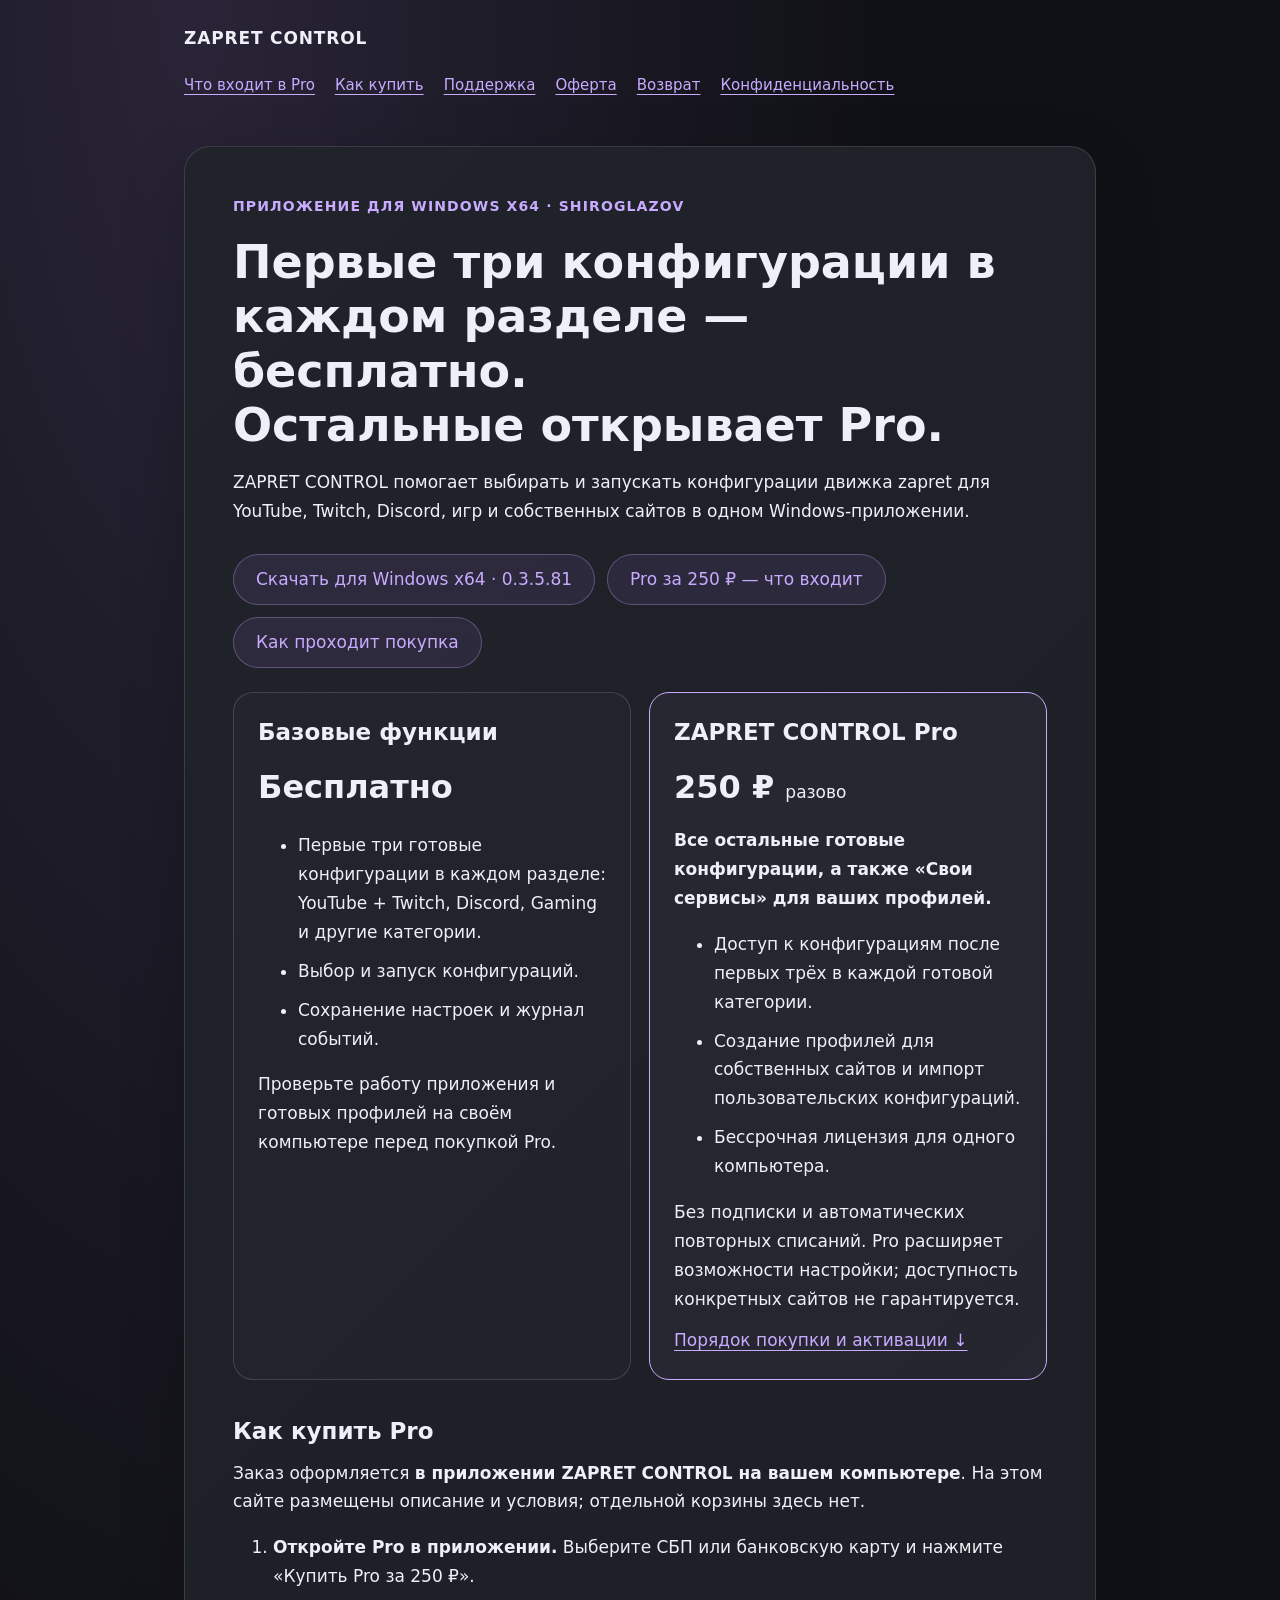
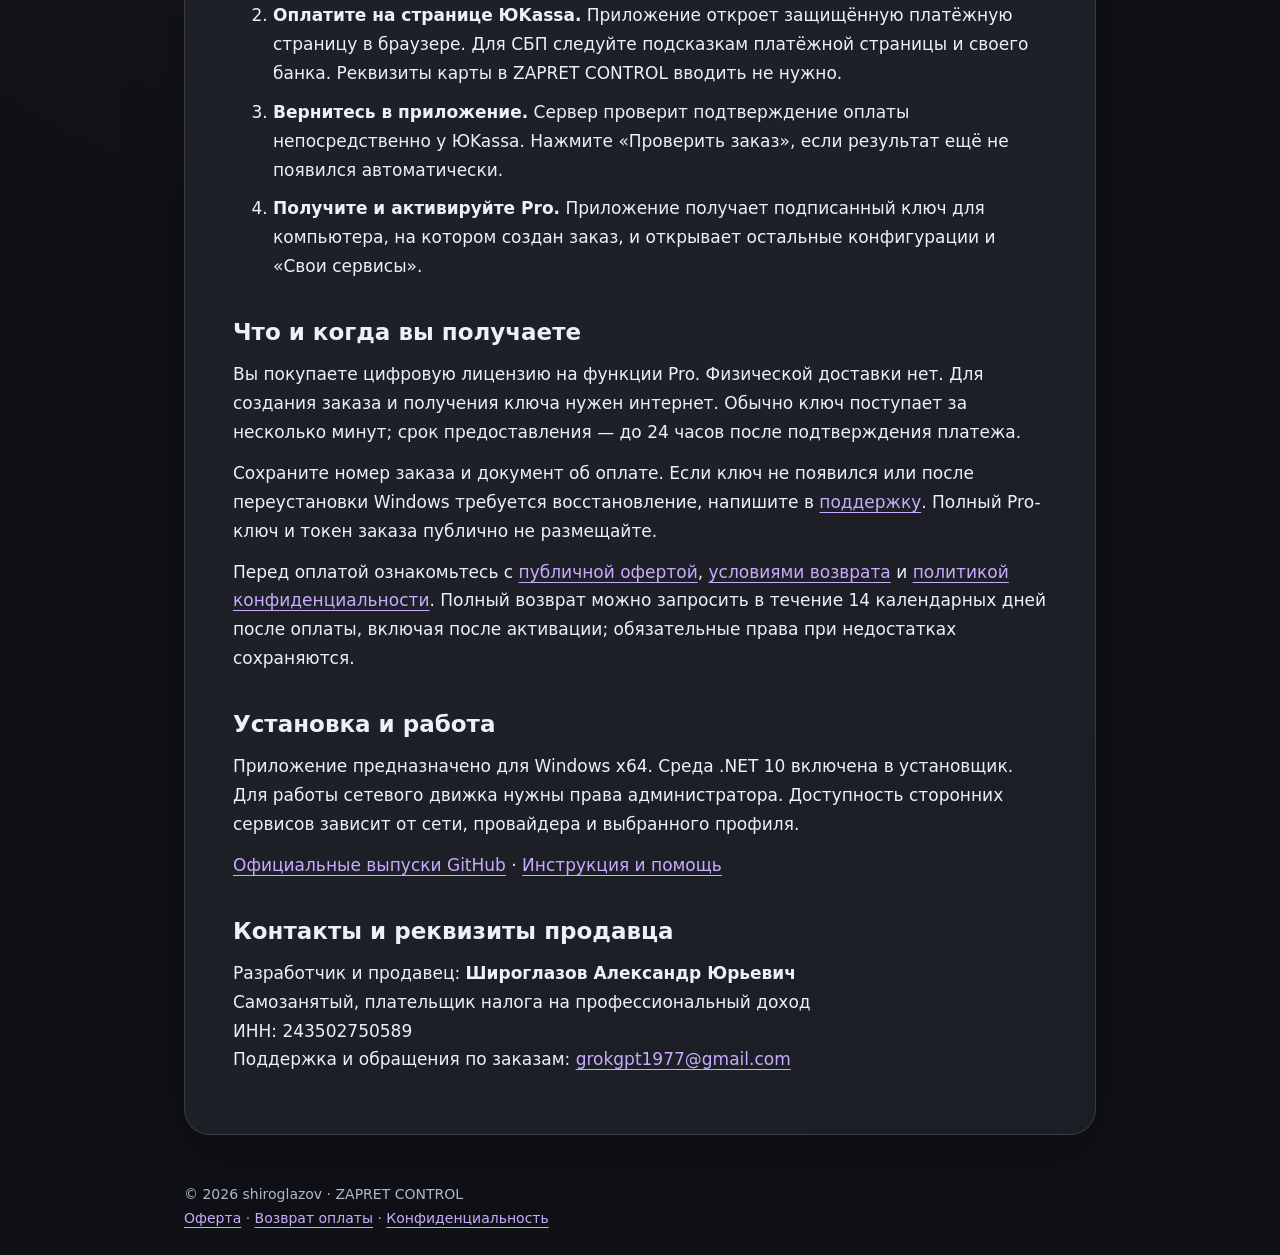
<file: docs/index.html>
<!doctype html>
<html lang="ru"><head><meta charset="utf-8"><meta name="viewport" content="width=device-width,initial-scale=1"><title>ZAPRET CONTROL — Pro за 250 ₽ разово</title><meta name="description" content="ZAPRET CONTROL для Windows: бесплатные готовые конфигурации и Pro за 250 ₽ разово для собственных сайтов и профилей. Условия покупки и получения ключа."><link rel="stylesheet" href="style.css"><style>.plans{display:grid;grid-template-columns:1fr 1fr;gap:18px;margin:24px 0}.plan{padding:24px;border:1px solid #ffffff26;border-radius:20px;background:#ffffff04}.plan.pro{border-color:#c8abff;background:#c8abff0a}.plan h2{margin-top:0}.price{font-size:32px;font-weight:750;margin:8px 0}li{margin-bottom:10px}nav{flex-wrap:wrap}@media(max-width:640px){.plans{grid-template-columns:1fr}.plan{padding:18px}}</style></head>
<body><header><a class="brand" href="index.html">ZAPRET CONTROL</a><nav aria-label="Основная навигация"><a href="#pro">Что входит в Pro</a><a href="#purchase">Как купить</a><a href="support.html">Поддержка</a><a href="offer.html">Оферта</a><a href="refund.html">Возврат</a><a href="privacy.html">Конфиденциальность</a></nav></header>
<main><article><div class="tag">Приложение для Windows x64 · shiroglazov</div><h1>Первые три конфигурации в каждом разделе — бесплатно.<br>Остальные открывает Pro.</h1><p>ZAPRET CONTROL помогает выбирать и запускать конфигурации движка zapret для YouTube, Twitch, Discord, игр и собственных сайтов в одном Windows-приложении.</p><div class="actions"><a class="button" href="https://github.com/grokgpt1977-crypto/zapret-control-releases/releases/download/v0.3.5.81/ZAPRET_CONTROL_0.3.5.81_Setup.exe">Скачать для Windows x64 · 0.3.5.81</a><a class="button" href="#pro">Pro за 250 ₽ — что входит</a><a class="button" href="#purchase">Как проходит покупка</a></div>
<div class="plans"><section class="plan" aria-labelledby="free-heading"><h2 id="free-heading">Базовые функции</h2><p class="price">Бесплатно</p><ul><li>Первые три готовые конфигурации в каждом разделе: YouTube + Twitch, Discord, Gaming и другие категории.</li><li>Выбор и запуск конфигураций.</li><li>Сохранение настроек и журнал событий.</li></ul><p>Проверьте работу приложения и готовых профилей на своём компьютере перед покупкой Pro.</p></section>
<section class="plan pro" id="pro" aria-labelledby="pro-heading"><h2 id="pro-heading">ZAPRET CONTROL Pro</h2><p class="price">250 ₽ <small style="font-size:17px;font-weight:400">разово</small></p><p><strong>Все остальные готовые конфигурации, а также «Свои сервисы» для ваших профилей.</strong></p><ul><li>Доступ к конфигурациям после первых трёх в каждой готовой категории.</li><li>Создание профилей для собственных сайтов и импорт пользовательских конфигураций.</li><li>Бессрочная лицензия для одного компьютера.</li></ul><p>Без подписки и автоматических повторных списаний. Pro расширяет возможности настройки; доступность конкретных сайтов не гарантируется.</p><a href="#purchase">Порядок покупки и активации ↓</a></section></div>
<section id="purchase"><h2>Как купить Pro</h2><p>Заказ оформляется <strong>в приложении ZAPRET CONTROL на вашем компьютере</strong>. На этом сайте размещены описание и условия; отдельной корзины здесь нет.</p><ol><li><strong>Откройте Pro в приложении.</strong> Выберите СБП или банковскую карту и нажмите «Купить Pro за 250 ₽».</li><li><strong>Оплатите на странице ЮKassa.</strong> Приложение откроет защищённую платёжную страницу в браузере. Для СБП следуйте подсказкам платёжной страницы и своего банка. Реквизиты карты в ZAPRET CONTROL вводить не нужно.</li><li><strong>Вернитесь в приложение.</strong> Сервер проверит подтверждение оплаты непосредственно у ЮKassa. Нажмите «Проверить заказ», если результат ещё не появился автоматически.</li><li><strong>Получите и активируйте Pro.</strong> Приложение получает подписанный ключ для компьютера, на котором создан заказ, и открывает остальные конфигурации и «Свои сервисы».</li></ol>
<h2>Что и когда вы получаете</h2><p>Вы покупаете цифровую лицензию на функции Pro. Физической доставки нет. Для создания заказа и получения ключа нужен интернет. Обычно ключ поступает за несколько минут; срок предоставления — до 24 часов после подтверждения платежа.</p><p>Сохраните номер заказа и документ об оплате. Если ключ не появился или после переустановки Windows требуется восстановление, напишите в <a href="support.html">поддержку</a>. Полный Pro-ключ и токен заказа публично не размещайте.</p><p>Перед оплатой ознакомьтесь с <a href="offer.html">публичной офертой</a>, <a href="refund.html">условиями возврата</a> и <a href="privacy.html">политикой конфиденциальности</a>. Полный возврат можно запросить в течение 14 календарных дней после оплаты, включая после активации; обязательные права при недостатках сохраняются.</p></section>
<h2>Установка и работа</h2><p>Приложение предназначено для Windows x64. Среда .NET 10 включена в установщик. Для работы сетевого движка нужны права администратора. Доступность сторонних сервисов зависит от сети, провайдера и выбранного профиля.</p><p><a href="https://github.com/grokgpt1977-crypto/zapret-control-releases/releases">Официальные выпуски GitHub</a> · <a href="support.html">Инструкция и помощь</a></p>
<h2 id="requisites">Контакты и реквизиты продавца</h2><p>Разработчик и продавец: <strong>Широглазов Александр Юрьевич</strong><br>Самозанятый, плательщик налога на профессиональный доход<br>ИНН: 243502750589<br>Поддержка и обращения по заказам: <a href="mailto:grokgpt1977@gmail.com">grokgpt1977@gmail.com</a></p>
</article></main><footer>© 2026 shiroglazov · ZAPRET CONTROL<br><a href="offer.html">Оферта</a> · <a href="refund.html">Возврат оплаты</a> · <a href="privacy.html">Конфиденциальность</a></footer></body></html>
</file>
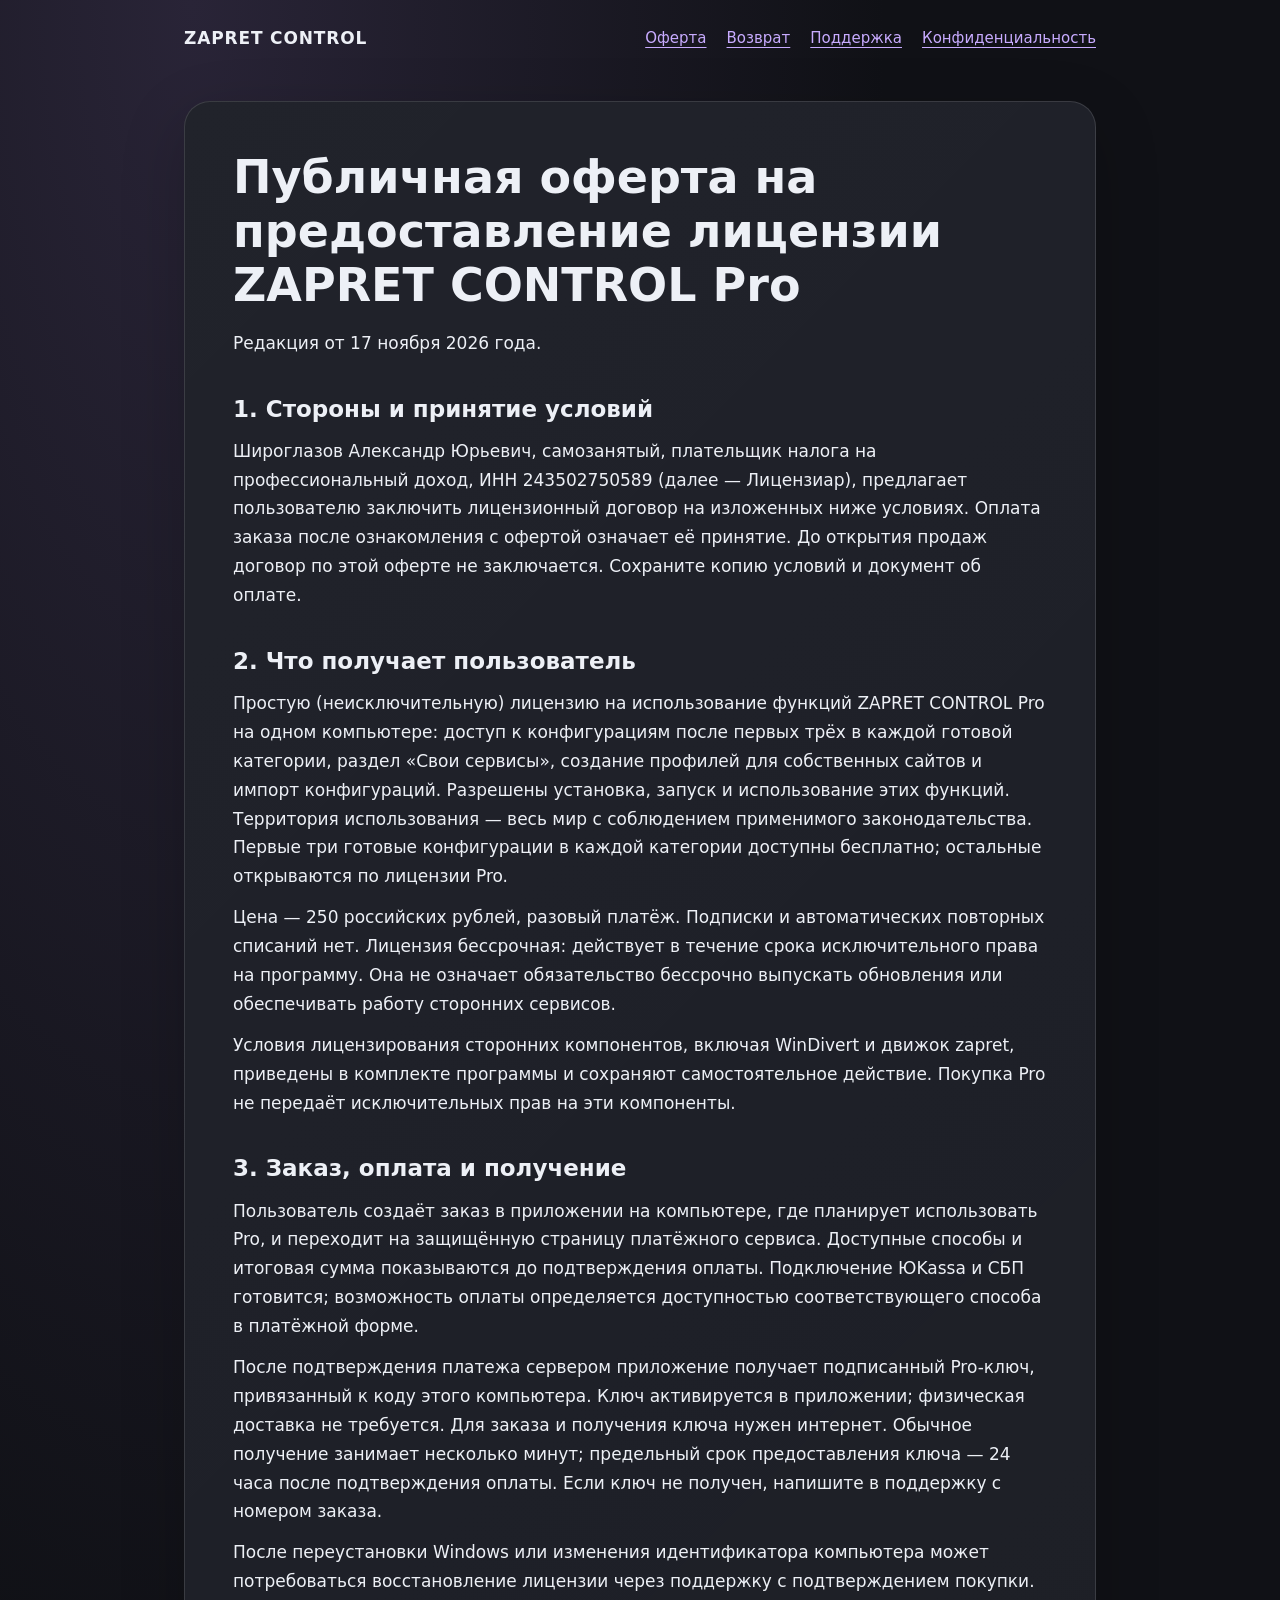
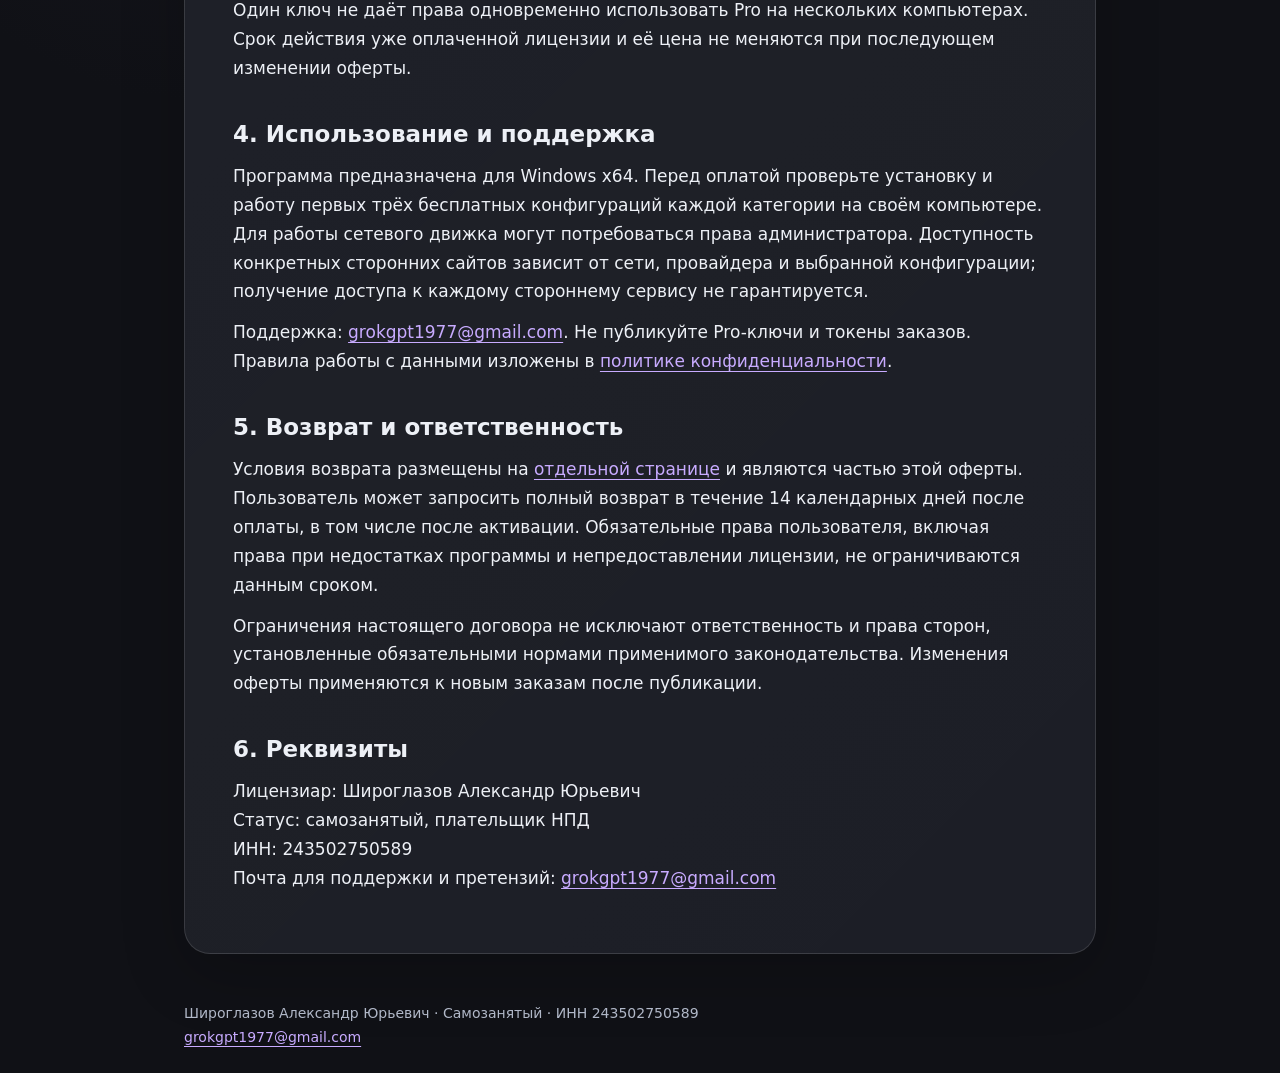
<file: docs/offer.html>
<!doctype html><html lang="ru"><head><meta charset="utf-8"><meta name="viewport" content="width=device-width,initial-scale=1"><title>Публичная оферта — ZAPRET CONTROL</title><link rel="stylesheet" href="style.css"></head><body><header><a class="brand" href="index.html">ZAPRET CONTROL</a><nav aria-label="Основная навигация"><a href="offer.html">Оферта</a><a href="refund.html">Возврат</a><a href="support.html">Поддержка</a><a href="privacy.html">Конфиденциальность</a></nav></header><main><article><h1>Публичная оферта на предоставление лицензии ZAPRET CONTROL Pro</h1><p>Редакция от 17 ноября 2026 года.</p><h2>1. Стороны и принятие условий</h2><p>Широглазов Александр Юрьевич, самозанятый, плательщик налога на профессиональный доход, ИНН 243502750589 (далее — Лицензиар), предлагает пользователю заключить лицензионный договор на изложенных ниже условиях. Оплата заказа после ознакомления с офертой означает её принятие. До открытия продаж договор по этой оферте не заключается. Сохраните копию условий и документ об оплате.</p><h2>2. Что получает пользователь</h2><p>Простую (неисключительную) лицензию на использование функций ZAPRET CONTROL Pro на одном компьютере: доступ к конфигурациям после первых трёх в каждой готовой категории, раздел «Свои сервисы», создание профилей для собственных сайтов и импорт конфигураций. Разрешены установка, запуск и использование этих функций. Территория использования — весь мир с соблюдением применимого законодательства. Первые три готовые конфигурации в каждой категории доступны бесплатно; остальные открываются по лицензии Pro.</p><p>Цена — 250 российских рублей, разовый платёж. Подписки и автоматических повторных списаний нет. Лицензия бессрочная: действует в течение срока исключительного права на программу. Она не означает обязательство бессрочно выпускать обновления или обеспечивать работу сторонних сервисов.</p><p>Условия лицензирования сторонних компонентов, включая WinDivert и движок zapret, приведены в комплекте программы и сохраняют самостоятельное действие. Покупка Pro не передаёт исключительных прав на эти компоненты.</p><h2>3. Заказ, оплата и получение</h2><p>Пользователь создаёт заказ в приложении на компьютере, где планирует использовать Pro, и переходит на защищённую страницу платёжного сервиса. Доступные способы и итоговая сумма показываются до подтверждения оплаты. Подключение ЮKassa и СБП готовится; возможность оплаты определяется доступностью соответствующего способа в платёжной форме.</p><p>После подтверждения платежа сервером приложение получает подписанный Pro-ключ, привязанный к коду этого компьютера. Ключ активируется в приложении; физическая доставка не требуется. Для заказа и получения ключа нужен интернет. Обычное получение занимает несколько минут; предельный срок предоставления ключа — 24 часа после подтверждения оплаты. Если ключ не получен, напишите в поддержку с номером заказа.</p><p>После переустановки Windows или изменения идентификатора компьютера может потребоваться восстановление лицензии через поддержку с подтверждением покупки. Один ключ не даёт права одновременно использовать Pro на нескольких компьютерах. Срок действия уже оплаченной лицензии и её цена не меняются при последующем изменении оферты.</p><h2>4. Использование и поддержка</h2><p>Программа предназначена для Windows x64. Перед оплатой проверьте установку и работу первых трёх бесплатных конфигураций каждой категории на своём компьютере. Для работы сетевого движка могут потребоваться права администратора. Доступность конкретных сторонних сайтов зависит от сети, провайдера и выбранной конфигурации; получение доступа к каждому стороннему сервису не гарантируется.</p><p>Поддержка: <a href="mailto:grokgpt1977@gmail.com">grokgpt1977@gmail.com</a>. Не публикуйте Pro-ключи и токены заказов. Правила работы с данными изложены в <a href="privacy.html">политике конфиденциальности</a>.</p><h2>5. Возврат и ответственность</h2><p>Условия возврата размещены на <a href="refund.html">отдельной странице</a> и являются частью этой оферты. Пользователь может запросить полный возврат в течение 14 календарных дней после оплаты, в том числе после активации. Обязательные права пользователя, включая права при недостатках программы и непредоставлении лицензии, не ограничиваются данным сроком.</p><p>Ограничения настоящего договора не исключают ответственность и права сторон, установленные обязательными нормами применимого законодательства. Изменения оферты применяются к новым заказам после публикации.</p><h2>6. Реквизиты</h2><p>Лицензиар: Широглазов Александр Юрьевич<br>Статус: самозанятый, плательщик НПД<br>ИНН: 243502750589<br>Почта для поддержки и претензий: <a href="mailto:grokgpt1977@gmail.com">grokgpt1977@gmail.com</a></p></article></main><footer>Широглазов Александр Юрьевич · Самозанятый · ИНН 243502750589<br><a href="mailto:grokgpt1977@gmail.com">grokgpt1977@gmail.com</a></footer></body></html>
</file>
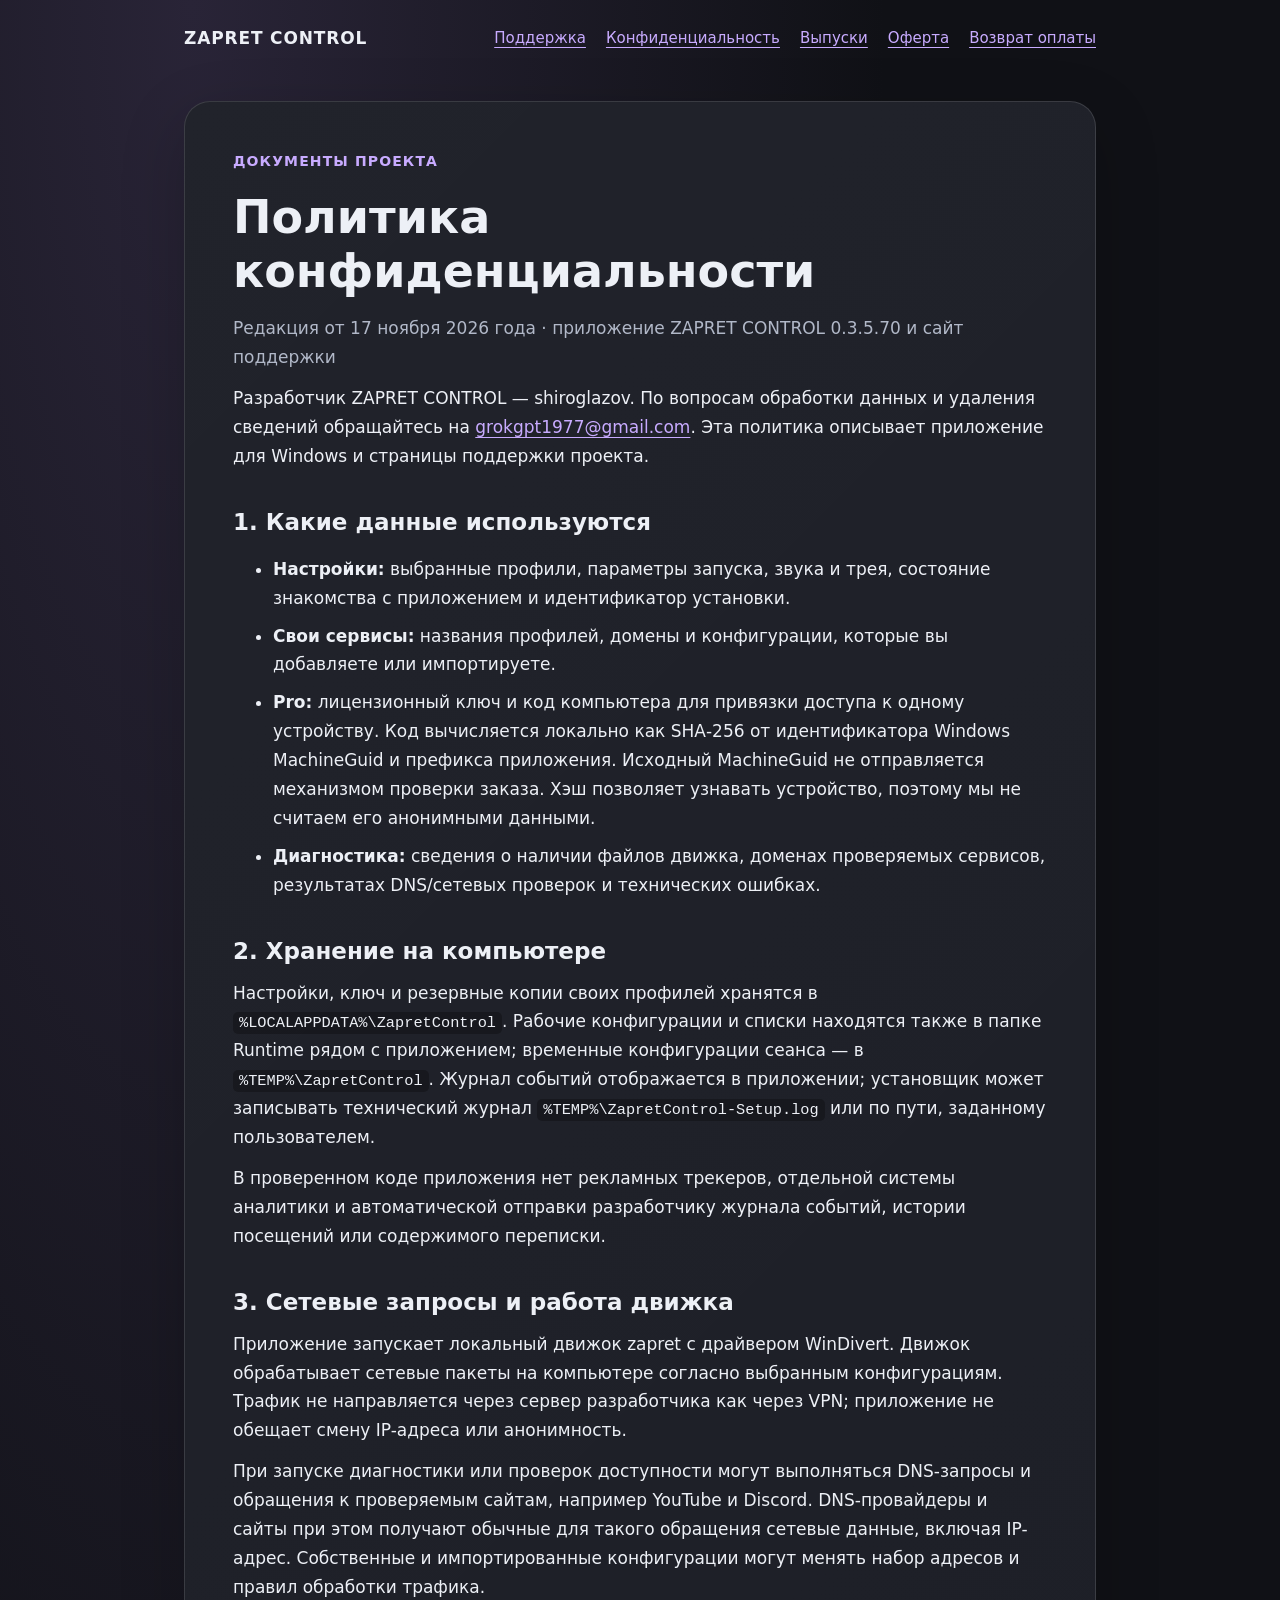
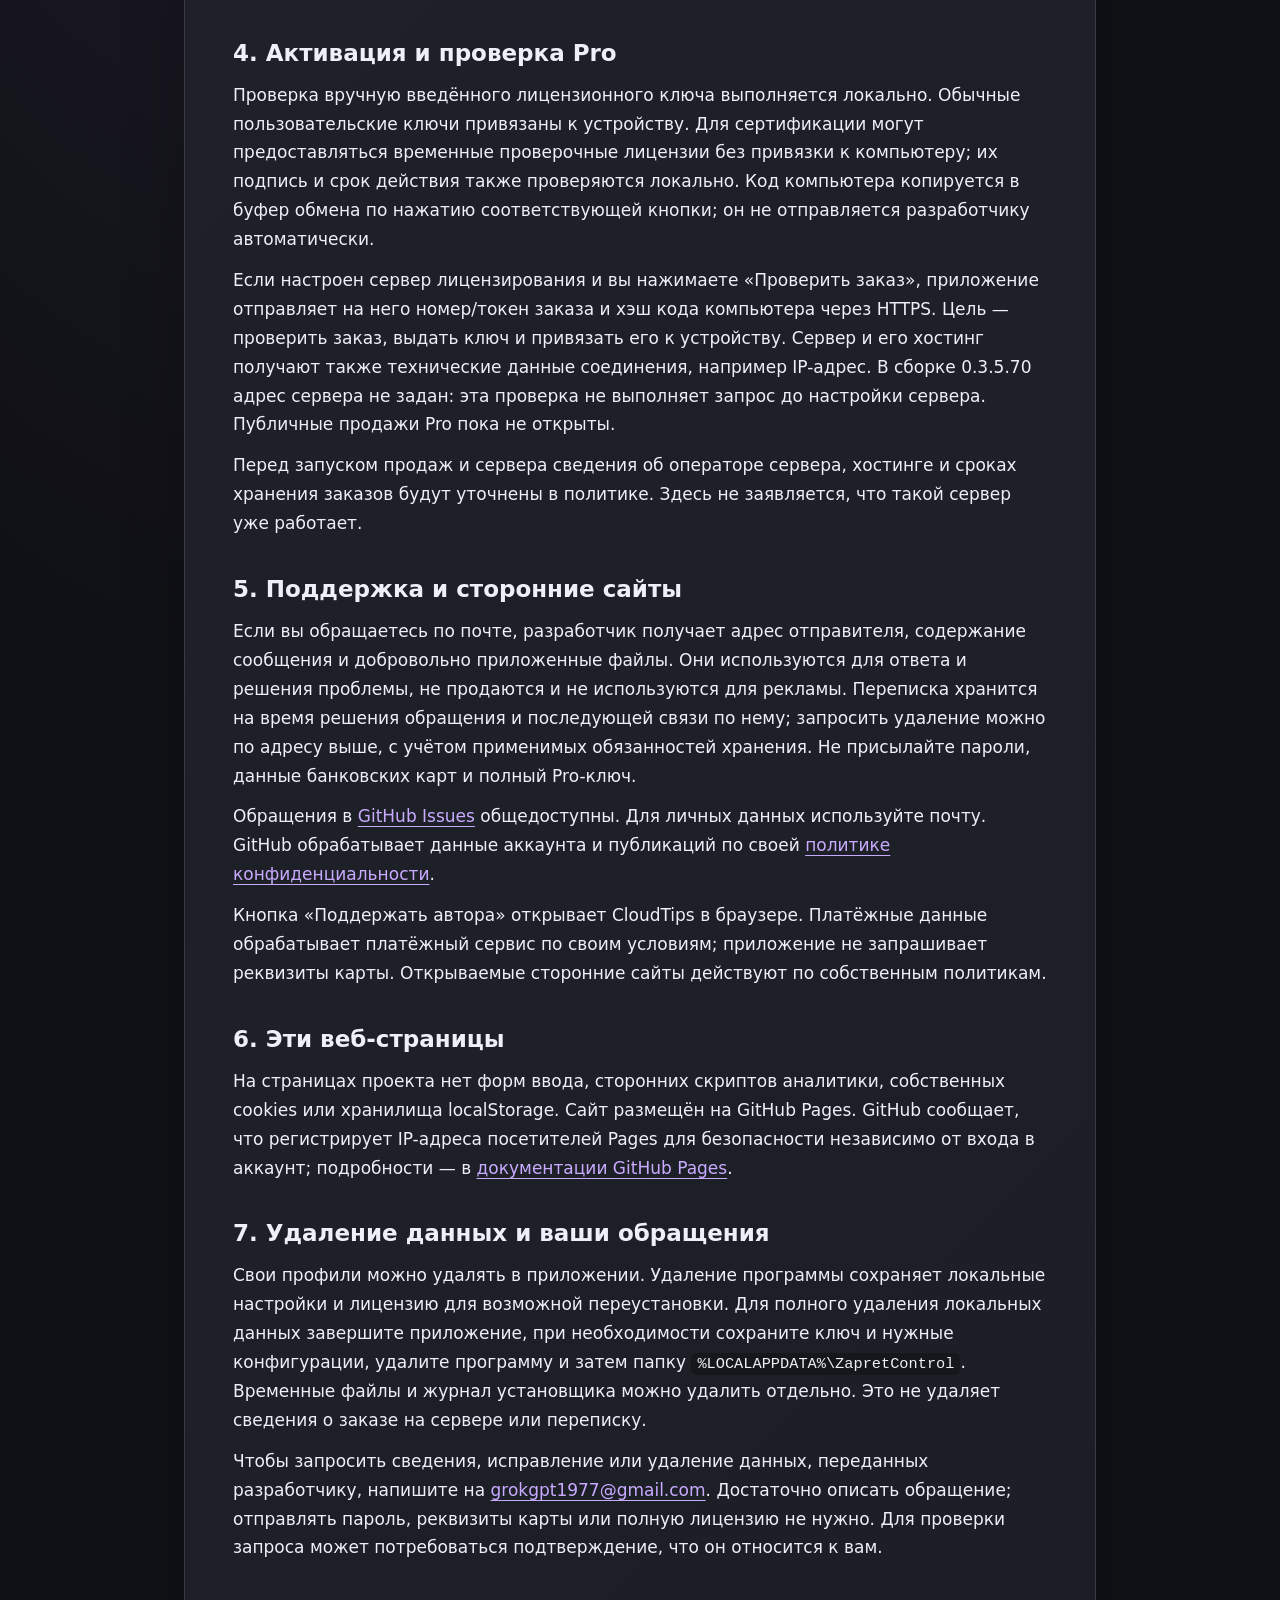
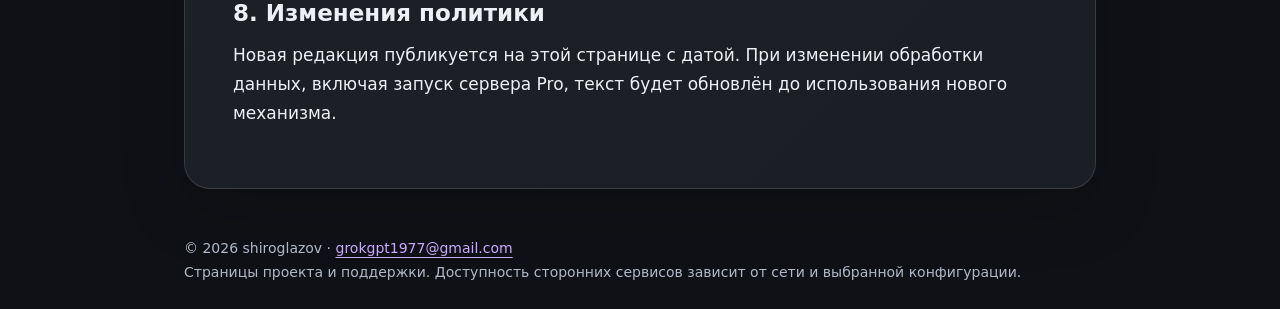
<file: docs/privacy.html>
<!doctype html>
<html lang="ru"><head><meta charset="utf-8"><meta name="viewport" content="width=device-width,initial-scale=1"><title>Политика конфиденциальности — ZAPRET CONTROL</title><meta name="description" content="Как ZAPRET CONTROL обрабатывает настройки, код компьютера, лицензию Pro и обращения в поддержку."><link rel="stylesheet" href="style.css"></head>
<body><header><a class="brand" href="index.html">ZAPRET CONTROL</a><nav aria-label="Основная навигация"><a href="support.html">Поддержка</a><a href="privacy.html">Конфиденциальность</a><a href="https://github.com/grokgpt1977-crypto/zapret-control-releases/releases">Выпуски</a><a href="offer.html">Оферта</a><a href="refund.html">Возврат оплаты</a></nav></header>
<main><article><div class="tag">Документы проекта</div><h1>Политика конфиденциальности</h1><p class="muted">Редакция от 17 ноября 2026 года · приложение ZAPRET CONTROL 0.3.5.70 и сайт поддержки</p>
<p>Разработчик ZAPRET CONTROL — shiroglazov. По вопросам обработки данных и удаления сведений обращайтесь на <a href="mailto:grokgpt1977@gmail.com">grokgpt1977@gmail.com</a>. Эта политика описывает приложение для Windows и страницы поддержки проекта.</p>
<h2>1. Какие данные используются</h2><ul><li><strong>Настройки:</strong> выбранные профили, параметры запуска, звука и трея, состояние знакомства с приложением и идентификатор установки.</li><li><strong>Свои сервисы:</strong> названия профилей, домены и конфигурации, которые вы добавляете или импортируете.</li><li><strong>Pro:</strong> лицензионный ключ и код компьютера для привязки доступа к одному устройству. Код вычисляется локально как SHA‑256 от идентификатора Windows MachineGuid и префикса приложения. Исходный MachineGuid не отправляется механизмом проверки заказа. Хэш позволяет узнавать устройство, поэтому мы не считаем его анонимными данными.</li><li><strong>Диагностика:</strong> сведения о наличии файлов движка, доменах проверяемых сервисов, результатах DNS/сетевых проверок и технических ошибках.</li></ul>
<h2>2. Хранение на компьютере</h2><p>Настройки, ключ и резервные копии своих профилей хранятся в <code>%LOCALAPPDATA%\ZapretControl</code>. Рабочие конфигурации и списки находятся также в папке Runtime рядом с приложением; временные конфигурации сеанса — в <code>%TEMP%\ZapretControl</code>. Журнал событий отображается в приложении; установщик может записывать технический журнал <code>%TEMP%\ZapretControl-Setup.log</code> или по пути, заданному пользователем.</p><p>В проверенном коде приложения нет рекламных трекеров, отдельной системы аналитики и автоматической отправки разработчику журнала событий, истории посещений или содержимого переписки.</p>
<h2>3. Сетевые запросы и работа движка</h2><p>Приложение запускает локальный движок zapret с драйвером WinDivert. Движок обрабатывает сетевые пакеты на компьютере согласно выбранным конфигурациям. Трафик не направляется через сервер разработчика как через VPN; приложение не обещает смену IP-адреса или анонимность.</p><p>При запуске диагностики или проверок доступности могут выполняться DNS-запросы и обращения к проверяемым сайтам, например YouTube и Discord. DNS-провайдеры и сайты при этом получают обычные для такого обращения сетевые данные, включая IP-адрес. Собственные и импортированные конфигурации могут менять набор адресов и правил обработки трафика.</p>
<h2>4. Активация и проверка Pro</h2><p>Проверка вручную введённого лицензионного ключа выполняется локально. Обычные пользовательские ключи привязаны к устройству. Для сертификации могут предоставляться временные проверочные лицензии без привязки к компьютеру; их подпись и срок действия также проверяются локально. Код компьютера копируется в буфер обмена по нажатию соответствующей кнопки; он не отправляется разработчику автоматически.</p><p>Если настроен сервер лицензирования и вы нажимаете «Проверить заказ», приложение отправляет на него номер/токен заказа и хэш кода компьютера через HTTPS. Цель — проверить заказ, выдать ключ и привязать его к устройству. Сервер и его хостинг получают также технические данные соединения, например IP-адрес. В сборке 0.3.5.70 адрес сервера не задан: эта проверка не выполняет запрос до настройки сервера. Публичные продажи Pro пока не открыты.</p><p>Перед запуском продаж и сервера сведения об операторе сервера, хостинге и сроках хранения заказов будут уточнены в политике. Здесь не заявляется, что такой сервер уже работает.</p>
<h2>5. Поддержка и сторонние сайты</h2><p>Если вы обращаетесь по почте, разработчик получает адрес отправителя, содержание сообщения и добровольно приложенные файлы. Они используются для ответа и решения проблемы, не продаются и не используются для рекламы. Переписка хранится на время решения обращения и последующей связи по нему; запросить удаление можно по адресу выше, с учётом применимых обязанностей хранения. Не присылайте пароли, данные банковских карт и полный Pro-ключ.</p><p>Обращения в <a href="https://github.com/grokgpt1977-crypto/zapret-control-releases/issues">GitHub Issues</a> общедоступны. Для личных данных используйте почту. GitHub обрабатывает данные аккаунта и публикаций по своей <a href="https://docs.github.com/en/site-policy/privacy-policies/github-general-privacy-statement">политике конфиденциальности</a>.</p><p>Кнопка «Поддержать автора» открывает CloudTips в браузере. Платёжные данные обрабатывает платёжный сервис по своим условиям; приложение не запрашивает реквизиты карты. Открываемые сторонние сайты действуют по собственным политикам.</p>
<h2>6. Эти веб-страницы</h2><p>На страницах проекта нет форм ввода, сторонних скриптов аналитики, собственных cookies или хранилища localStorage. Сайт размещён на GitHub Pages. GitHub сообщает, что регистрирует IP-адреса посетителей Pages для безопасности независимо от входа в аккаунт; подробности — в <a href="https://docs.github.com/en/pages/getting-started-with-github-pages/what-is-github-pages">документации GitHub Pages</a>.</p>
<h2>7. Удаление данных и ваши обращения</h2><p>Свои профили можно удалять в приложении. Удаление программы сохраняет локальные настройки и лицензию для возможной переустановки. Для полного удаления локальных данных завершите приложение, при необходимости сохраните ключ и нужные конфигурации, удалите программу и затем папку <code>%LOCALAPPDATA%\ZapretControl</code>. Временные файлы и журнал установщика можно удалить отдельно. Это не удаляет сведения о заказе на сервере или переписку.</p><p>Чтобы запросить сведения, исправление или удаление данных, переданных разработчику, напишите на <a href="mailto:grokgpt1977@gmail.com">grokgpt1977@gmail.com</a>. Достаточно описать обращение; отправлять пароль, реквизиты карты или полную лицензию не нужно. Для проверки запроса может потребоваться подтверждение, что он относится к вам.</p>
<h2>8. Изменения политики</h2><p>Новая редакция публикуется на этой странице с датой. При изменении обработки данных, включая запуск сервера Pro, текст будет обновлён до использования нового механизма.</p></article></main><footer>© 2026 shiroglazov · <a href="mailto:grokgpt1977@gmail.com">grokgpt1977@gmail.com</a><br>Страницы проекта и поддержки. Доступность сторонних сервисов зависит от сети и выбранной конфигурации.</footer></body></html>
</file>
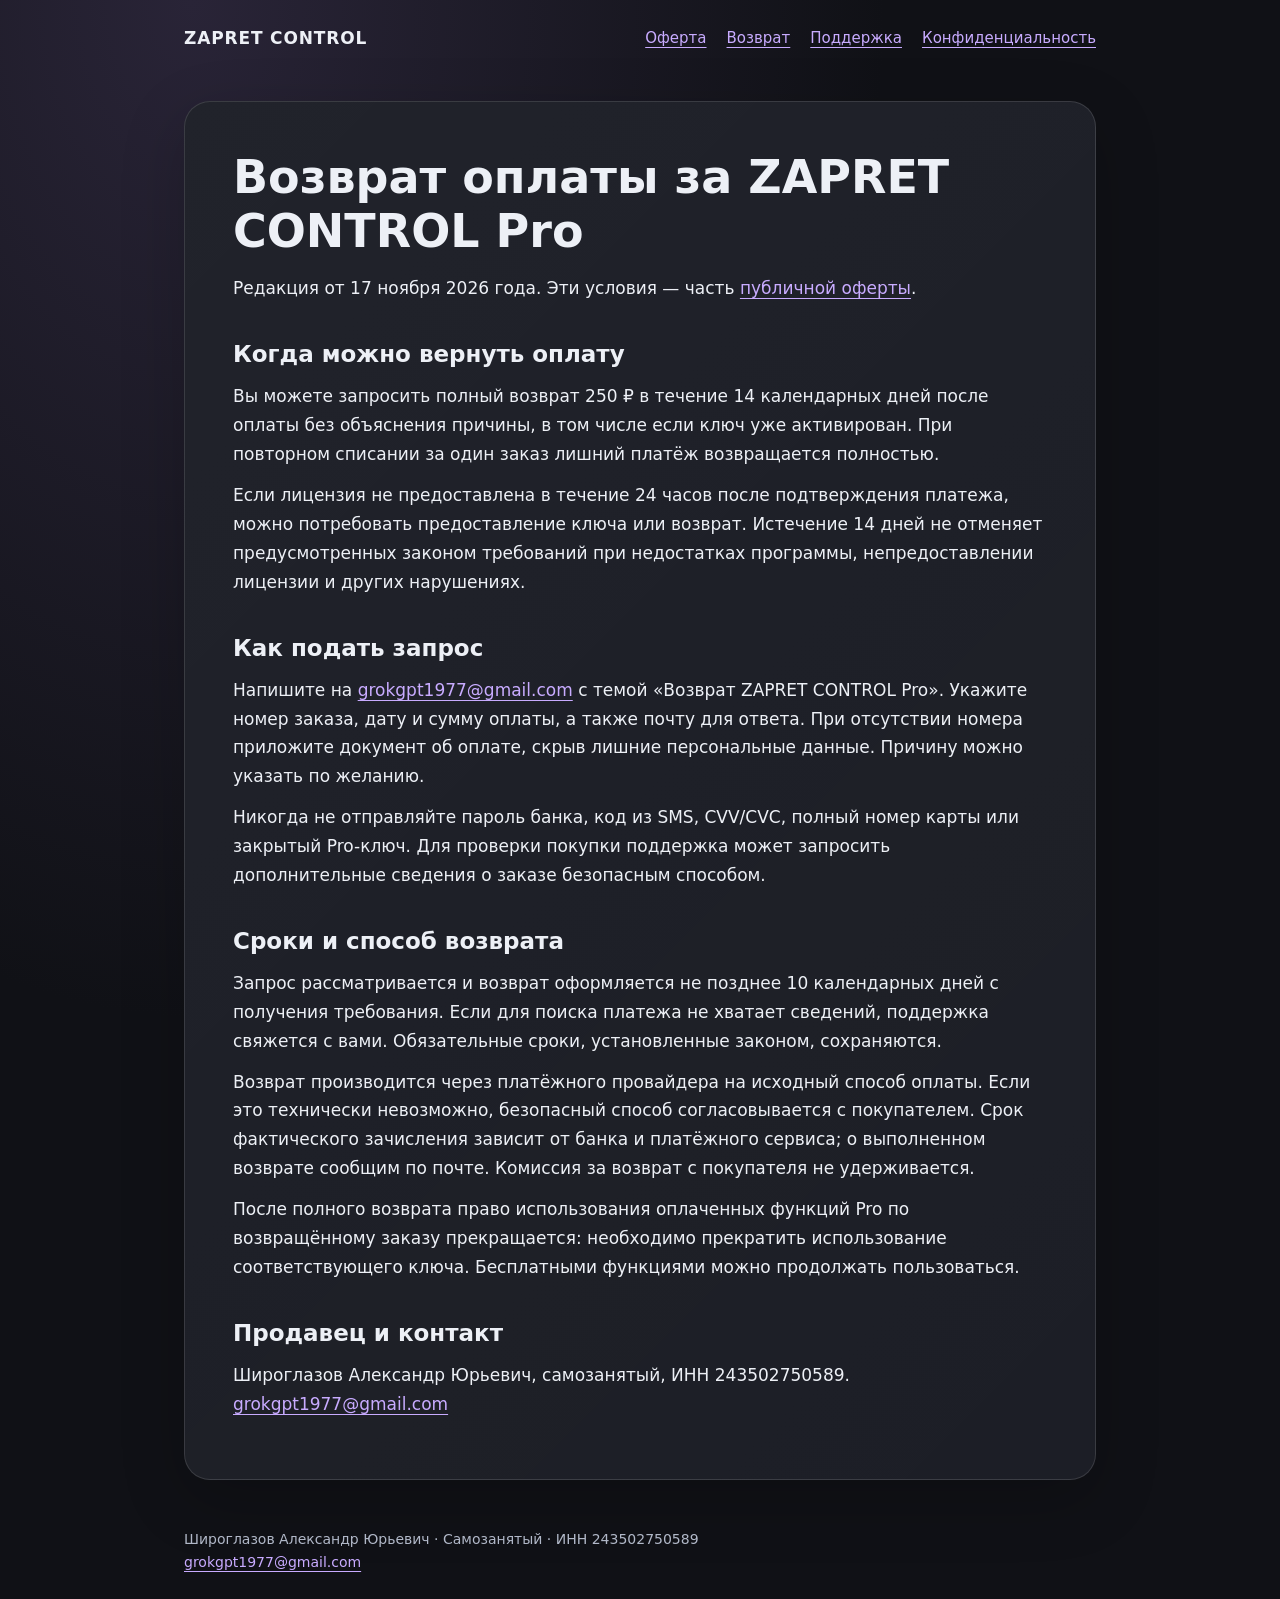
<file: docs/refund.html>
<!doctype html><html lang="ru"><head><meta charset="utf-8"><meta name="viewport" content="width=device-width,initial-scale=1"><title>Условия возврата — ZAPRET CONTROL</title><link rel="stylesheet" href="style.css"></head><body><header><a class="brand" href="index.html">ZAPRET CONTROL</a><nav aria-label="Основная навигация"><a href="offer.html">Оферта</a><a href="refund.html">Возврат</a><a href="support.html">Поддержка</a><a href="privacy.html">Конфиденциальность</a></nav></header><main><article><h1>Возврат оплаты за ZAPRET CONTROL Pro</h1><p>Редакция от 17 ноября 2026 года. Эти условия — часть <a href="offer.html">публичной оферты</a>.</p><h2>Когда можно вернуть оплату</h2><p>Вы можете запросить полный возврат 250 ₽ в течение 14 календарных дней после оплаты без объяснения причины, в том числе если ключ уже активирован. При повторном списании за один заказ лишний платёж возвращается полностью.</p><p>Если лицензия не предоставлена в течение 24 часов после подтверждения платежа, можно потребовать предоставление ключа или возврат. Истечение 14 дней не отменяет предусмотренных законом требований при недостатках программы, непредоставлении лицензии и других нарушениях.</p><h2>Как подать запрос</h2><p>Напишите на <a href="mailto:grokgpt1977@gmail.com?subject=Возврат%20ZAPRET%20CONTROL%20Pro">grokgpt1977@gmail.com</a> с темой «Возврат ZAPRET CONTROL Pro». Укажите номер заказа, дату и сумму оплаты, а также почту для ответа. При отсутствии номера приложите документ об оплате, скрыв лишние персональные данные. Причину можно указать по желанию.</p><p>Никогда не отправляйте пароль банка, код из SMS, CVV/CVC, полный номер карты или закрытый Pro-ключ. Для проверки покупки поддержка может запросить дополнительные сведения о заказе безопасным способом.</p><h2>Сроки и способ возврата</h2><p>Запрос рассматривается и возврат оформляется не позднее 10 календарных дней с получения требования. Если для поиска платежа не хватает сведений, поддержка свяжется с вами. Обязательные сроки, установленные законом, сохраняются.</p><p>Возврат производится через платёжного провайдера на исходный способ оплаты. Если это технически невозможно, безопасный способ согласовывается с покупателем. Срок фактического зачисления зависит от банка и платёжного сервиса; о выполненном возврате сообщим по почте. Комиссия за возврат с покупателя не удерживается.</p><p>После полного возврата право использования оплаченных функций Pro по возвращённому заказу прекращается: необходимо прекратить использование соответствующего ключа. Бесплатными функциями можно продолжать пользоваться.</p><h2>Продавец и контакт</h2><p>Широглазов Александр Юрьевич, самозанятый, ИНН 243502750589.<br><a href="mailto:grokgpt1977@gmail.com">grokgpt1977@gmail.com</a></p></article></main><footer>Широглазов Александр Юрьевич · Самозанятый · ИНН 243502750589<br><a href="mailto:grokgpt1977@gmail.com">grokgpt1977@gmail.com</a></footer></body></html>
</file>
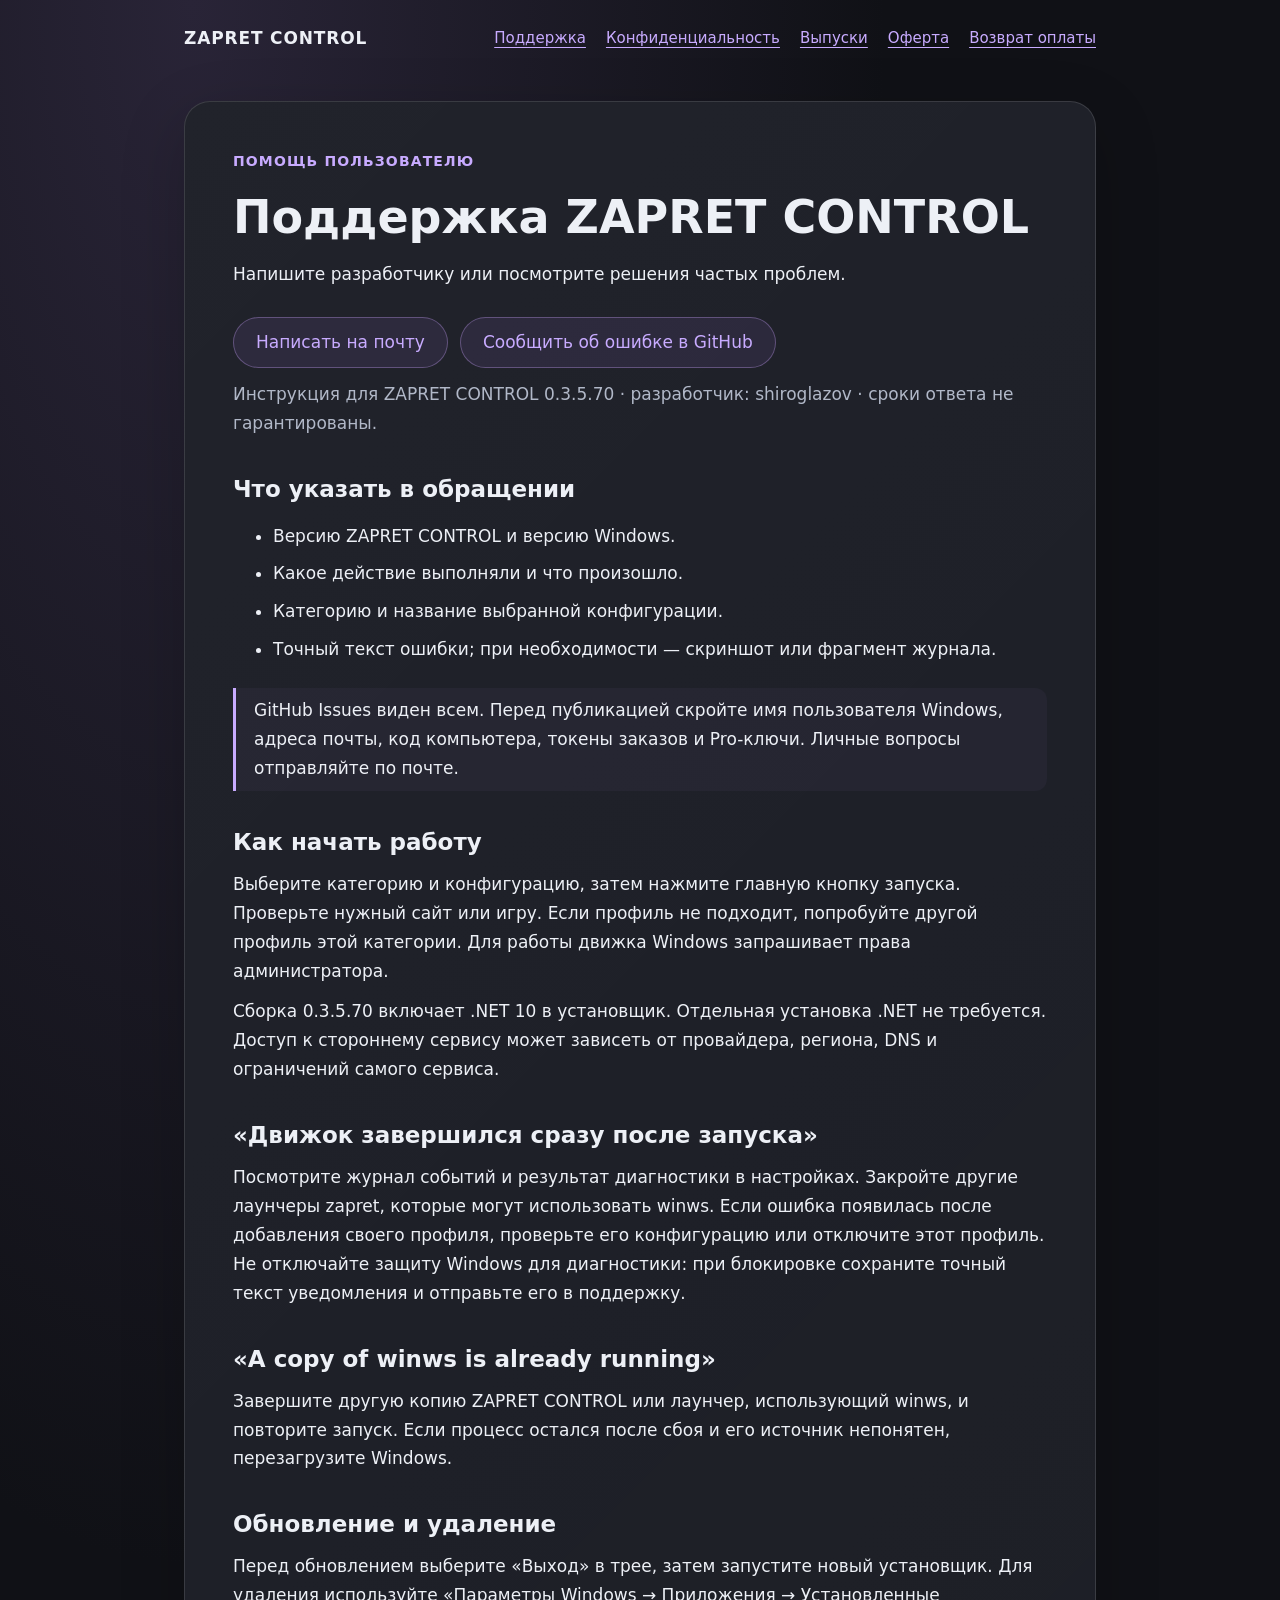
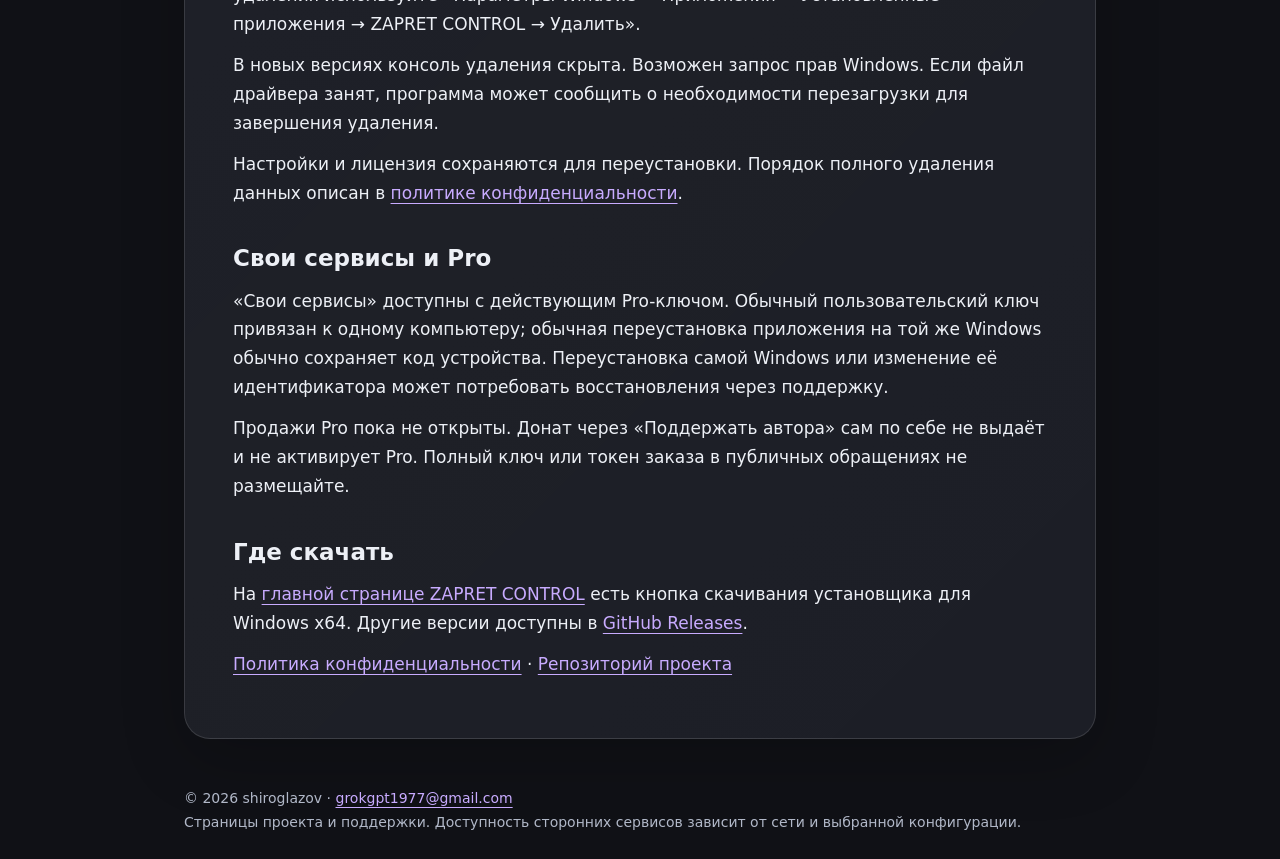
<file: docs/support.html>
<!doctype html>
<html lang="ru"><head><meta charset="utf-8"><meta name="viewport" content="width=device-width,initial-scale=1"><title>Поддержка — ZAPRET CONTROL</title><meta name="description" content="Помощь с установкой, конфигурациями, Pro и удалением ZAPRET CONTROL."><link rel="stylesheet" href="style.css"></head>
<body><header><a class="brand" href="index.html">ZAPRET CONTROL</a><nav aria-label="Основная навигация"><a href="support.html">Поддержка</a><a href="privacy.html">Конфиденциальность</a><a href="https://github.com/grokgpt1977-crypto/zapret-control-releases/releases">Выпуски</a><a href="offer.html">Оферта</a><a href="refund.html">Возврат оплаты</a></nav></header>
<main><article><div class="tag">Помощь пользователю</div><h1>Поддержка ZAPRET CONTROL</h1><p>Напишите разработчику или посмотрите решения частых проблем.</p><div class="actions"><a class="button" href="mailto:grokgpt1977@gmail.com">Написать на почту</a><a class="button" href="https://github.com/grokgpt1977-crypto/zapret-control-releases/issues/new">Сообщить об ошибке в GitHub</a></div><p class="muted">Инструкция для ZAPRET CONTROL 0.3.5.70 · разработчик: shiroglazov · сроки ответа не гарантированы.</p>
<h2>Что указать в обращении</h2><ul><li>Версию ZAPRET CONTROL и версию Windows.</li><li>Какое действие выполняли и что произошло.</li><li>Категорию и название выбранной конфигурации.</li><li>Точный текст ошибки; при необходимости — скриншот или фрагмент журнала.</li></ul><div class="note">GitHub Issues виден всем. Перед публикацией скройте имя пользователя Windows, адреса почты, код компьютера, токены заказов и Pro-ключи. Личные вопросы отправляйте по почте.</div>
<h2>Как начать работу</h2><p>Выберите категорию и конфигурацию, затем нажмите главную кнопку запуска. Проверьте нужный сайт или игру. Если профиль не подходит, попробуйте другой профиль этой категории. Для работы движка Windows запрашивает права администратора.</p><p>Сборка 0.3.5.70 включает .NET 10 в установщик. Отдельная установка .NET не требуется. Доступ к стороннему сервису может зависеть от провайдера, региона, DNS и ограничений самого сервиса.</p>
<h2>«Движок завершился сразу после запуска»</h2><p>Посмотрите журнал событий и результат диагностики в настройках. Закройте другие лаунчеры zapret, которые могут использовать winws. Если ошибка появилась после добавления своего профиля, проверьте его конфигурацию или отключите этот профиль. Не отключайте защиту Windows для диагностики: при блокировке сохраните точный текст уведомления и отправьте его в поддержку.</p>
<h2>«A copy of winws is already running»</h2><p>Завершите другую копию ZAPRET CONTROL или лаунчер, использующий winws, и повторите запуск. Если процесс остался после сбоя и его источник непонятен, перезагрузите Windows.</p>
<h2>Обновление и удаление</h2><p>Перед обновлением выберите «Выход» в трее, затем запустите новый установщик. Для удаления используйте «Параметры Windows → Приложения → Установленные приложения → ZAPRET CONTROL → Удалить».</p><p>В новых версиях консоль удаления скрыта. Возможен запрос прав Windows. Если файл драйвера занят, программа может сообщить о необходимости перезагрузки для завершения удаления.</p><p>Настройки и лицензия сохраняются для переустановки. Порядок полного удаления данных описан в <a href="privacy.html">политике конфиденциальности</a>.</p>
<h2>Свои сервисы и Pro</h2><p>«Свои сервисы» доступны с действующим Pro-ключом. Обычный пользовательский ключ привязан к одному компьютеру; обычная переустановка приложения на той же Windows обычно сохраняет код устройства. Переустановка самой Windows или изменение её идентификатора может потребовать восстановления через поддержку.</p><p>Продажи Pro пока не открыты. Донат через «Поддержать автора» сам по себе не выдаёт и не активирует Pro. Полный ключ или токен заказа в публичных обращениях не размещайте.</p>
<h2>Где скачать</h2><p>На <a href="index.html">главной странице ZAPRET CONTROL</a> есть кнопка скачивания установщика для Windows x64. Другие версии доступны в <a href="https://github.com/grokgpt1977-crypto/zapret-control-releases/releases">GitHub Releases</a>.</p><p><a href="privacy.html">Политика конфиденциальности</a> · <a href="https://github.com/grokgpt1977-crypto/zapret-control-releases">Репозиторий проекта</a></p></article></main><footer>© 2026 shiroglazov · <a href="mailto:grokgpt1977@gmail.com">grokgpt1977@gmail.com</a><br>Страницы проекта и поддержки. Доступность сторонних сервисов зависит от сети и выбранной конфигурации.</footer></body></html>
</file>
<file: docs/style.css>
:root{color-scheme:dark;--bg:#101116;--panel:#1a1c24;--text:#edf0f6;--muted:#b1b8c8;--accent:#c8abff}*{box-sizing:border-box}body{margin:0;background:radial-gradient(ellipse at 15% 0%,#292437 0,transparent 45%),var(--bg);color:var(--text);font:17px/1.7 system-ui,-apple-system,"Segoe UI",sans-serif}header,main,footer{max-width:960px;margin:auto;padding:24px}header{display:flex;justify-content:space-between;gap:20px;align-items:center;flex-wrap:wrap}a{color:var(--accent);text-underline-offset:4px}a:focus-visible{outline:2px solid var(--accent);outline-offset:5px}nav{display:flex;gap:20px;flex-wrap:wrap}nav a{font-size:15px}.brand{font-weight:750;letter-spacing:.05em;text-decoration:none;color:var(--text)}article,.card{background:linear-gradient(135deg,#ffffff08,#ffffff02),var(--panel);border:1px solid #ffffff20;border-radius:26px;padding:clamp(22px,5vw,48px);box-shadow:0 20px 65px #0003}h1{font-size:clamp(30px,5vw,46px);line-height:1.18;margin:0 0 16px}h2{font-size:23px;line-height:1.35;margin:36px 0 12px}p{margin:12px 0}li{margin:9px 0}.muted,footer{color:var(--muted)}.tag{color:var(--accent);font-size:14px;font-weight:650;letter-spacing:.08em;text-transform:uppercase;margin-bottom:16px}.actions{display:flex;flex-wrap:wrap;gap:12px;margin-top:28px}.button{display:inline-block;border:1px solid #a98ad36b;border-radius:999px;padding:10px 22px;background:#a578e51a;text-decoration:none}.note{border-left:3px solid var(--accent);padding:8px 18px;background:#ac87ef0b;margin:24px 0;border-radius:0 12px 12px 0}code{background:#0004;padding:2px 6px;border-radius:5px;font: .9em ui-monospace,Consolas,monospace;overflow-wrap:anywhere}footer{font-size:14px}article a{overflow-wrap:anywhere}@media(max-width:560px){header,main,footer{padding:18px}nav{gap:12px}article{border-radius:20px}h2{font-size:21px}}
</file>
